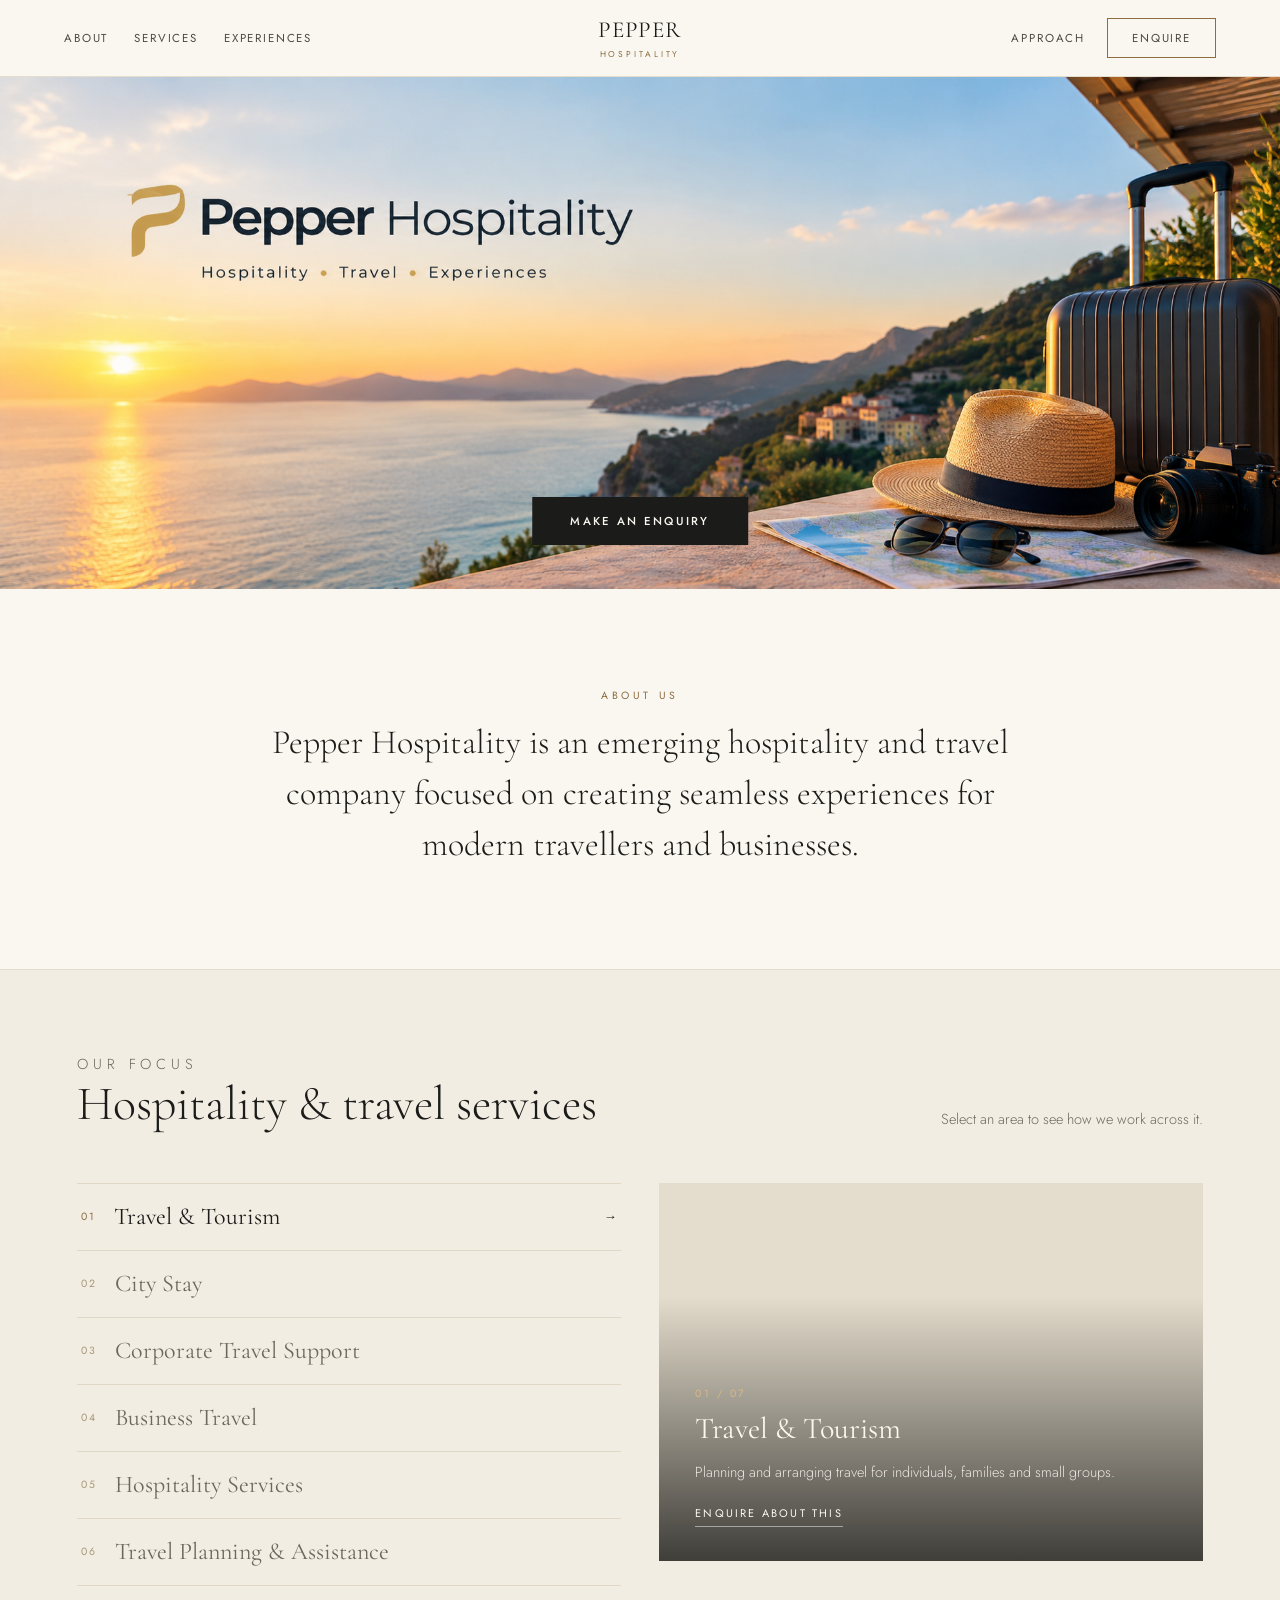
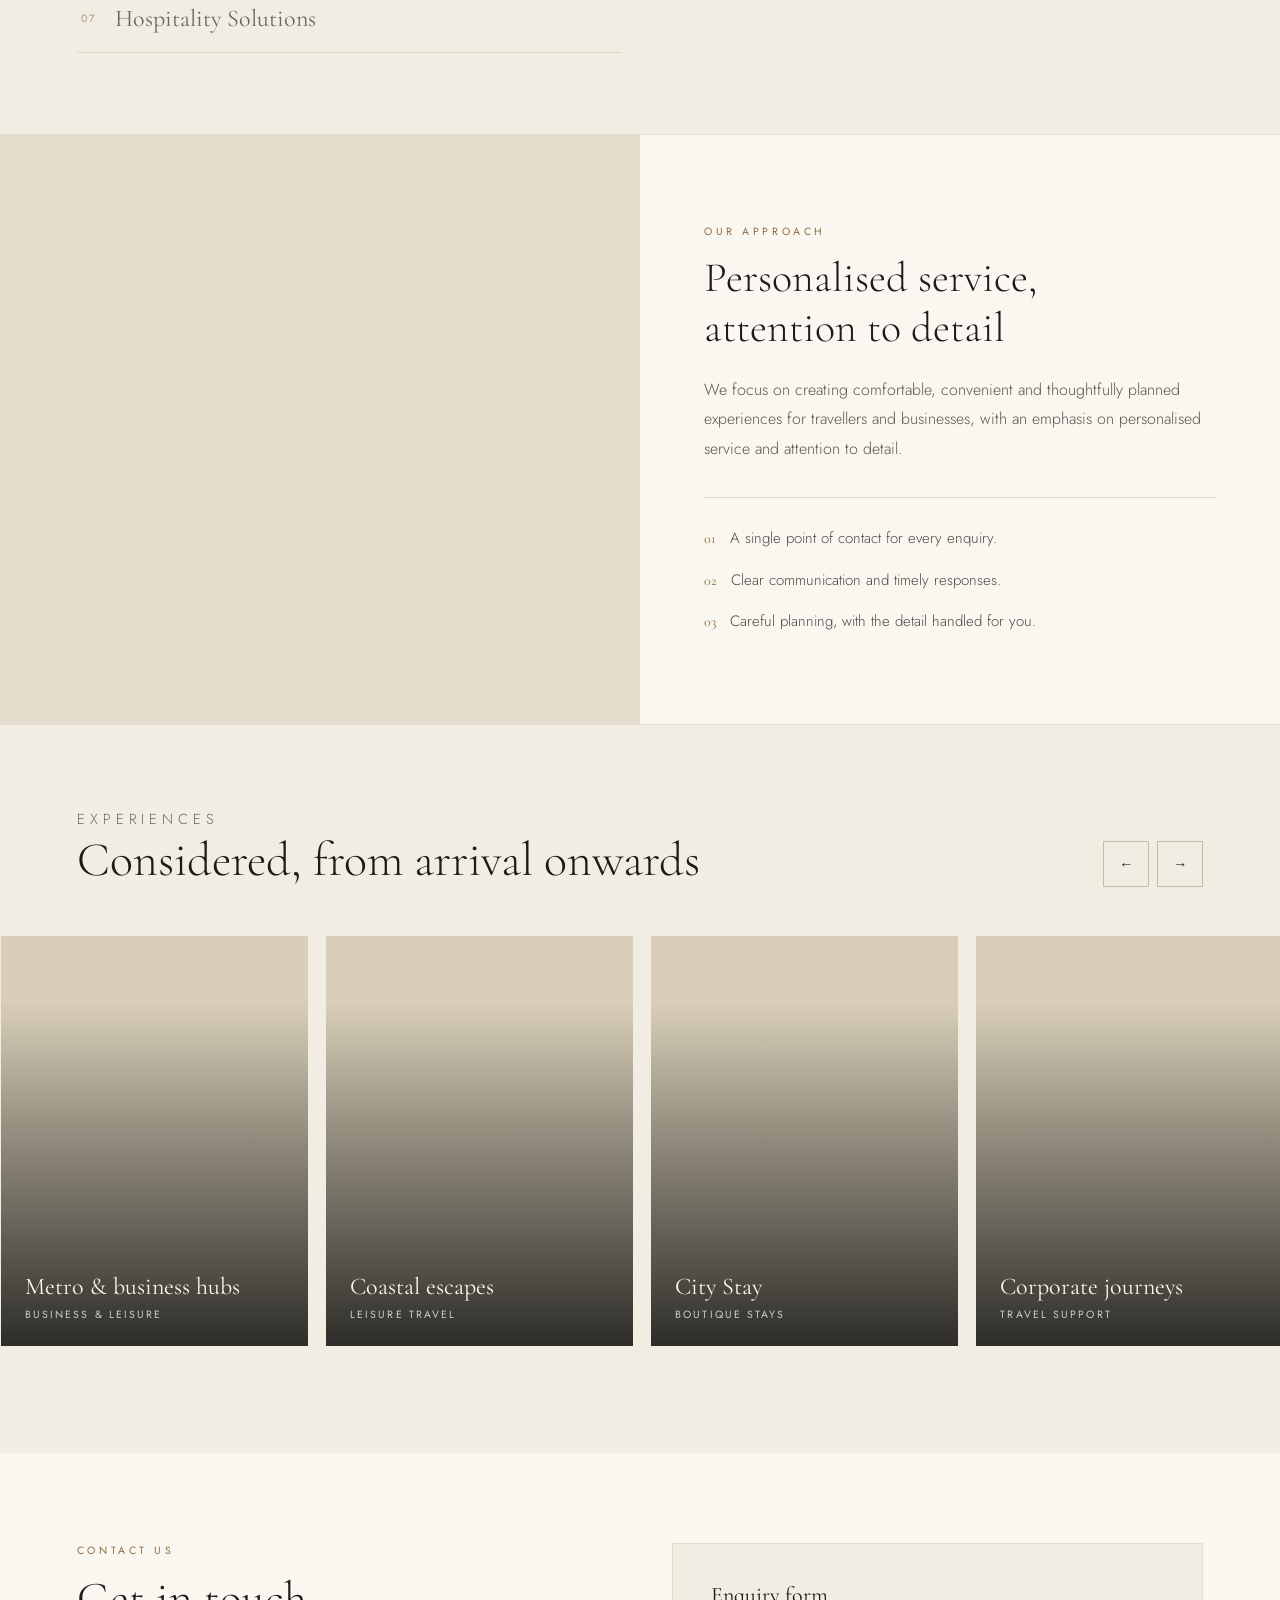
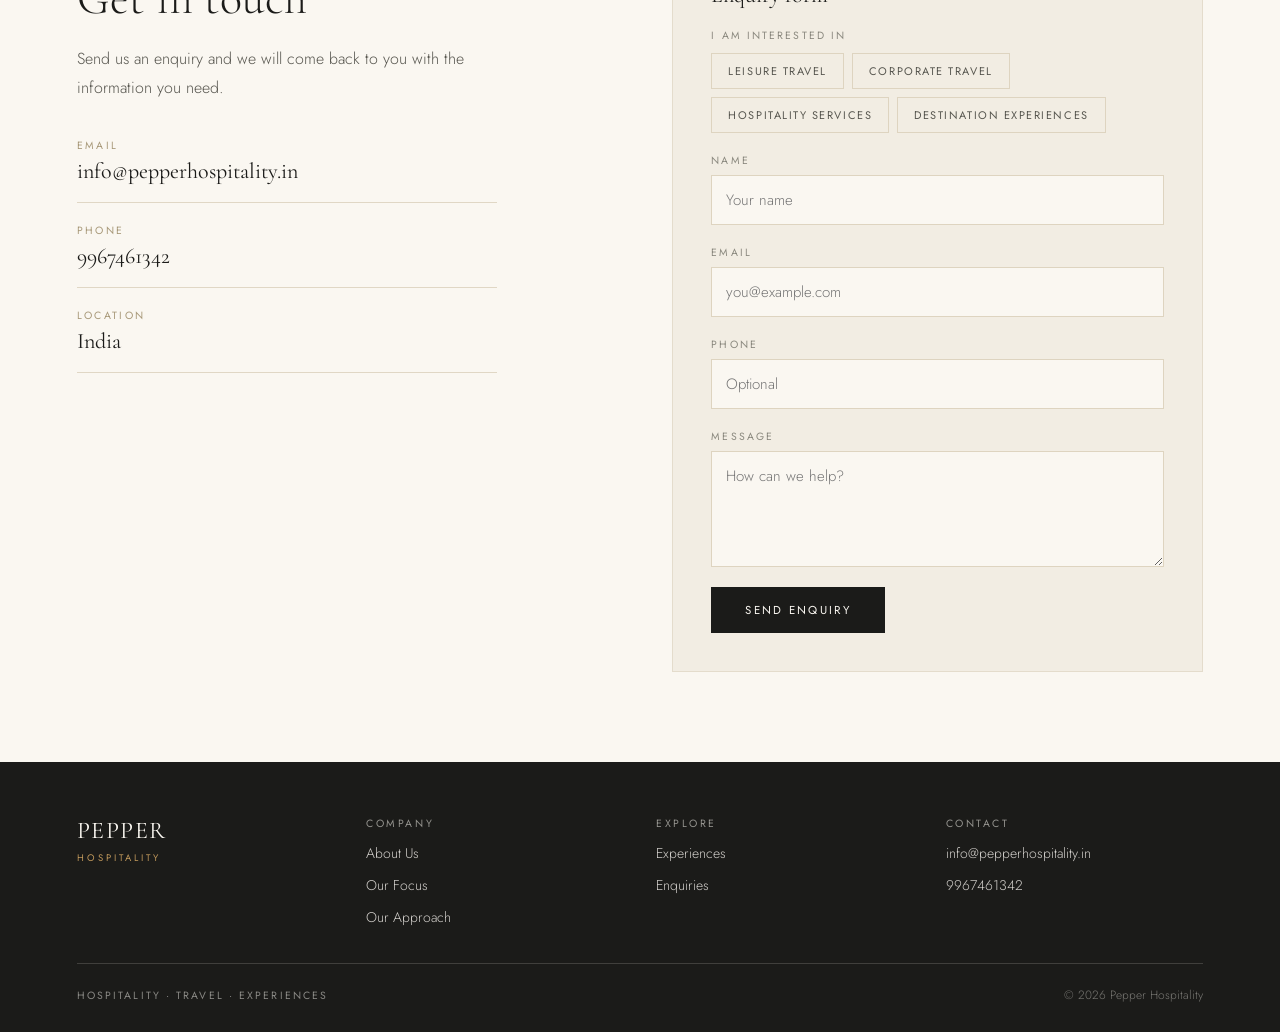
<file: index.html>
<!DOCTYPE html>
<html lang="en">
<head>
<meta charset="utf-8">
<meta name="viewport" content="width=device-width, initial-scale=1">
<title>Pepper Hospitality — Hospitality · Travel · Experiences</title>
<meta name="description" content="Pepper Hospitality is an emerging hospitality and travel company focused on creating seamless experiences for modern travellers and businesses.">
<link rel="preconnect" href="https://fonts.googleapis.com">
<link rel="preconnect" href="https://fonts.gstatic.com" crossorigin>
<link href="https://fonts.googleapis.com/css2?family=Cormorant+Garamond:ital,wght@0,300;0,400;0,500;1,300&family=Jost:wght@300;400;500;600;700&display=swap" rel="stylesheet">
<link rel="stylesheet" href="assets/style.css">
</head>
<body>

<header class="site-header">
  <button type="button" class="nav-toggle" aria-label="Open menu" aria-expanded="false" aria-controls="mobile-menu">
    <span></span><span></span><span></span>
  </button>
  <nav class="nav-links">
    <a href="#about">About</a>
    <a href="#focus">Services</a>
    <a href="#experiences">Experiences</a>
  </nav>
  <a href="#top" class="brand">
    <span class="brand-name">PEPPER</span>
    <span class="brand-sub">Hospitality</span>
  </a>
  <div class="nav-right">
    <a href="#approach">Approach</a>
    <a href="#contact" class="btn-enquire">Enquire</a>
  </div>
  <nav id="mobile-menu" class="mobile-menu">
    <a href="#about">About</a>
    <a href="#focus">Services</a>
    <a href="#experiences">Experiences</a>
    <a href="#approach">Approach</a>
    <a href="#contact" class="mobile-menu-cta">Enquire</a>
  </nav>
</header>

<section id="top" class="hero">
  <img class="hero-image" src="assets/hero-banner.png" alt="Pepper Hospitality — Hospitality, Travel, Experiences">
  <a href="#contact" class="hero-cta">Make an enquiry</a>
</section>

<section id="about" class="about">
  <div class="about-inner">
    <p class="eyebrow">About Us</p>
    <p class="about-lead serif">Pepper Hospitality is an emerging hospitality and travel company focused on creating seamless experiences for modern travellers and businesses.</p>
  </div>
</section>

<section id="focus" class="focus">
  <div class="section-head">
    <div>
      <p class="eyebrow">Our Focus</p>
      <h2 class="serif">Hospitality &amp; travel services</h2>
    </div>
    <p>Select an area to see how we work across it.</p>
  </div>
  <div class="focus-grid">
    <div class="focus-list">
      <button type="button" class="focus-item" data-no="01" data-title="Travel &amp; Tourism" data-body="Planning and arranging travel for individuals, families and small groups." data-img="https://images.unsplash.com/photo-1524492412937-b28074a5d7da?auto=format&amp;fit=crop&amp;w=1200&amp;q=80">
        <span class="no">01</span>
        <span class="title serif">Travel &amp; Tourism</span>
        <span class="arrow">→</span>
      </button>
      <button type="button" class="focus-item" data-no="02" data-title="City Stay" data-body="Local experiences selected to suit the traveller and the occasion." data-img="https://images.unsplash.com/photo-1568495248636-6432b97bd949?auto=format&amp;fit=crop&amp;w=1200&amp;q=80">
        <span class="no">02</span>
        <span class="title serif">City Stay</span>
        <span class="arrow">→</span>
      </button>
      <button type="button" class="focus-item" data-no="03" data-title="Corporate Travel Support" data-body="Assisting organisations with the travel arrangements of their teams." data-img="https://images.unsplash.com/photo-1552664730-d307ca884978?auto=format&amp;fit=crop&amp;w=1200&amp;q=80">
        <span class="no">03</span>
        <span class="title serif">Corporate Travel Support</span>
        <span class="arrow">→</span>
      </button>
      <button type="button" class="focus-item" data-no="04" data-title="Business Travel" data-body="Travel and stay arrangements for meetings, projects and assignments." data-img="https://images.unsplash.com/photo-1486406146926-c627a92ad1ab?auto=format&amp;fit=crop&amp;w=1200&amp;q=80">
        <span class="no">04</span>
        <span class="title serif">Business Travel</span>
        <span class="arrow">→</span>
      </button>
      <button type="button" class="focus-item" data-no="05" data-title="Hospitality Services" data-body="Guest-focused hospitality support delivered to a consistent standard." data-img="https://images.unsplash.com/photo-1611892440504-42a792e24d32?auto=format&amp;fit=crop&amp;w=1200&amp;q=80">
        <span class="no">05</span>
        <span class="title serif">Hospitality Services</span>
        <span class="arrow">→</span>
      </button>
      <button type="button" class="focus-item" data-no="06" data-title="Travel Planning &amp; Assistance" data-body="Itineraries, documentation guidance and support before and during travel." data-img="https://images.unsplash.com/photo-1488646953014-85cb44e25828?auto=format&amp;fit=crop&amp;w=1200&amp;q=80">
        <span class="no">06</span>
        <span class="title serif">Travel Planning &amp; Assistance</span>
        <span class="arrow">→</span>
      </button>
      <button type="button" class="focus-item" data-no="07" data-title="Hospitality Solutions" data-body="Practical hospitality and travel solutions tailored to each client's needs." data-img="https://images.unsplash.com/photo-1590381105924-c72589b9ef3f?auto=format&amp;fit=crop&amp;w=1200&amp;q=80">
        <span class="no">07</span>
        <span class="title serif">Hospitality Solutions</span>
        <span class="arrow">→</span>
      </button>
    </div>
    <div class="focus-panel">
      <div class="focus-panel-copy">
        <p class="no"></p>
        <p class="title serif"></p>
        <p class="body"></p>
        <a href="#contact" class="link">Enquire about this</a>
      </div>
    </div>
  </div>
</section>

<section id="approach" class="approach">
  <div class="approach-media" style="background-image:url('https://images.unsplash.com/photo-1581455745605-97e982ec252b?auto=format&amp;fit=crop&amp;w=1400&amp;q=80')"></div>
  <div class="approach-copy">
    <p class="eyebrow">Our Approach</p>
    <h2 class="serif">Personalised service, attention to detail</h2>
    <p class="lead">We focus on creating comfortable, convenient and thoughtfully planned experiences for travellers and businesses, with an emphasis on personalised service and attention to detail.</p>
    <div class="principles">
      <div class="principle">
        <span class="no serif">01</span>
        <p>A single point of contact for every enquiry.</p>
      </div>
      <div class="principle">
        <span class="no serif">02</span>
        <p>Clear communication and timely responses.</p>
      </div>
      <div class="principle">
        <span class="no serif">03</span>
        <p>Careful planning, with the detail handled for you.</p>
      </div>
    </div>
  </div>
</section>

<section id="experiences" class="experiences">
  <div class="section-head">
    <div>
      <p class="eyebrow">Experiences</p>
      <h2 class="serif">Considered, from arrival onwards</h2>
    </div>
    <div class="rail-controls">
      <button type="button" class="rail-btn prev" aria-label="Scroll left">←</button>
      <button type="button" class="rail-btn next" aria-label="Scroll right">→</button>
    </div>
  </div>
  <div class="rail">
    <a href="#contact" class="experience-card">
      <div class="media" style="background-image:url('https://images.pexels.com/photos/2526935/pexels-photo-2526935.jpeg?auto=compress&amp;cs=tinysrgb&amp;w=1400')"></div>
      <div class="shade"></div>
      <div class="copy">
        <p class="name serif">Metro &amp; business hubs</p>
        <p class="kind">Business &amp; leisure</p>
      </div>
    </a>
    <a href="#contact" class="experience-card">
      <div class="media" style="background-image:url('https://images.unsplash.com/photo-1512343879784-a960bf40e7f2?auto=format&amp;fit=crop&amp;w=1000&amp;q=80')"></div>
      <div class="shade"></div>
      <div class="copy">
        <p class="name serif">Coastal escapes</p>
        <p class="kind">Leisure travel</p>
      </div>
    </a>
    <a href="#contact" class="experience-card">
      <div class="media" style="background-image:url('https://images.unsplash.com/photo-1769123300291-81262063e667?auto=format&amp;fit=crop&amp;w=1000&amp;q=80')"></div>
      <div class="shade"></div>
      <div class="copy">
        <p class="name serif">City Stay</p>
        <p class="kind">Boutique stays</p>
      </div>
    </a>
    <a href="#contact" class="experience-card">
      <div class="media" style="background-image:url('https://images.unsplash.com/photo-1486406146926-c627a92ad1ab?auto=format&amp;fit=crop&amp;w=1000&amp;q=80')"></div>
      <div class="shade"></div>
      <div class="copy">
        <p class="name serif">Corporate journeys</p>
        <p class="kind">Travel support</p>
      </div>
    </a>
    <a href="#contact" class="experience-card">
      <div class="media" style="background-image:url('https://images.unsplash.com/photo-1477587458883-47145ed94245?auto=format&amp;fit=crop&amp;w=1000&amp;q=80')"></div>
      <div class="shade"></div>
      <div class="copy">
        <p class="name serif">Heritage trails</p>
        <p class="kind">Heritage journeys</p>
      </div>
    </a>
  </div>
</section>

<section id="contact" class="contact">
  <div>
    <p class="eyebrow">Contact Us</p>
    <h2 class="serif">Get in touch</h2>
    <p class="contact-lead">Send us an enquiry and we will come back to you with the information you need.</p>
    <div class="contact-list">
      <div class="contact-item">
        <p class="label">Email</p>
        <a href="mailto:info@pepperhospitality.in">info@pepperhospitality.in</a>
      </div>
      <div class="contact-item">
        <p class="label">Phone</p>
        <a href="tel:9967461342">9967461342</a>
      </div>
      <div class="contact-item">
        <p class="label">Location</p>
        <a href="#contact">India</a>
      </div>
    </div>
  </div>
  <form class="contact-form" action="mailto:info@pepperhospitality.in" method="POST" enctype="text/plain">
    <p class="form-title">Enquiry form</p>
    <div class="interest-group">
      <span class="label">I am interested in</span>
      <div class="interest-chips">
        <button type="button" class="chip" data-label="Leisure travel">Leisure travel</button>
        <button type="button" class="chip" data-label="Corporate travel">Corporate travel</button>
        <button type="button" class="chip" data-label="Hospitality services">Hospitality services</button>
        <button type="button" class="chip" data-label="Destination experiences">Destination experiences</button>
      </div>
    </div>
    <input type="hidden" name="interests" value="">
    <label class="field">
      <span class="label">Name</span>
      <input type="text" name="name" placeholder="Your name">
    </label>
    <label class="field">
      <span class="label">Email</span>
      <input type="email" name="email" placeholder="you@example.com">
    </label>
    <label class="field">
      <span class="label">Phone</span>
      <input type="tel" name="phone" placeholder="Optional">
    </label>
    <label class="field">
      <span class="label">Message</span>
      <textarea name="message" rows="4" placeholder="How can we help?"></textarea>
    </label>
    <div class="form-actions">
      <button type="submit" class="btn-submit">Send enquiry</button>
      <p class="form-sent">Opening your email app — just hit send to complete your enquiry.</p>
    </div>
  </form>
</section>

<footer class="site-footer">
  <div class="footer-top">
    <div class="footer-brand">
      <p class="serif">PEPPER</p>
      <p>Hospitality</p>
    </div>
    <div class="footer-col">
      <p class="col-title">Company</p>
      <a href="#about">About Us</a>
      <a href="#focus">Our Focus</a>
      <a href="#approach">Our Approach</a>
    </div>
    <div class="footer-col">
      <p class="col-title">Explore</p>
      <a href="#experiences">Experiences</a>
      <a href="#contact">Enquiries</a>
    </div>
    <div class="footer-col">
      <p class="col-title">Contact</p>
      <a href="mailto:info@pepperhospitality.in">info@pepperhospitality.in</a>
      <a href="tel:9967461342">9967461342</a>
    </div>
  </div>
  <div class="footer-bottom">
    <p>Hospitality · Travel · Experiences</p>
    <p>© 2026 Pepper Hospitality</p>
  </div>
</footer>

<script src="assets/script.js"></script>
</body>
</html>
</file>
<file: assets/style.css>
/* Pepper Hospitality — v3 standalone implementation */

:root {
  --bg: #FAF7F1;
  --bg-alt: #F2EDE3;
  --bg-alt-2: #F4EFE6;
  --text: #1B1B19;
  --text-soft: #57564F;
  --text-softer: #6B695F;
  --text-muted: #4B4A45;
  --text-faint: #8A887E;
  --text-faint-2: #A79878;
  --accent: #8C6C41;
  --accent-dark: #6E5432;
  --accent-light: #D6B888;
  --accent-lighter: #C39A5C;
  --border: #E4DCCC;
  --border-soft: #E0D7C5;
  --border-input: #DED4C0;
  --border-strong: #C9BCA4;
  --dark: #1B1B19;
  --dark-bg-alt: #E4DCCC;
}

* { box-sizing: border-box; }

html { scroll-behavior: smooth; }

body {
  margin: 0;
  background: var(--bg);
  color: var(--text);
  font-family: 'Jost', system-ui, sans-serif;
  -webkit-font-smoothing: antialiased;
  overflow-x: hidden;
}

a { color: var(--accent); text-decoration: none; }
a:hover { color: var(--accent-dark); }

::selection { background: #E6DAC6; }

.serif { font-family: 'Cormorant Garamond', serif; }

.eyebrow {
  margin: 0 0 14px;
  font-size: 10.5px;
  letter-spacing: 0.34em;
  text-transform: uppercase;
  color: var(--accent);
}

@keyframes rise { from { opacity: 0; transform: translateY(16px); } to { opacity: 1; transform: none; } }
@keyframes revealUp { from { opacity: 0; transform: translateY(26px); } to { opacity: 1; transform: none; } }
@keyframes lineGrow { from { transform: scaleX(0); } to { transform: scaleX(1); } }
@keyframes marquee { from { transform: translateX(0); } to { transform: translateX(-50%); } }
@keyframes floaty { 0%, 100% { transform: translateY(0) rotate(-3deg); } 50% { transform: translateY(-9px) rotate(-3deg); } }
@keyframes floaty2 { 0%, 100% { transform: translateY(0) rotate(4deg); } 50% { transform: translateY(-11px) rotate(4deg); } }

/* ---------- Header ---------- */

.site-header {
  position: sticky;
  top: 0;
  z-index: 60;
  display: grid;
  grid-template-columns: 1fr auto 1fr;
  align-items: center;
  gap: 20px;
  padding: 16px clamp(20px, 5vw, 64px);
  background: rgba(250, 247, 241, 0.94);
  backdrop-filter: blur(12px);
  border-bottom: 1px solid var(--border);
}

.nav-links {
  display: flex;
  align-items: center;
  gap: 26px;
  font-size: 11.5px;
  letter-spacing: 0.16em;
  text-transform: uppercase;
}

.nav-links a { color: var(--text-muted); }
.nav-links a:hover { color: var(--accent); }

.brand {
  display: grid;
  justify-items: center;
  gap: 4px;
  color: var(--text);
  text-align: center;
}

.brand-name { font-family: 'Cormorant Garamond', serif; font-size: 23px; letter-spacing: 0.06em; }
.brand-sub { font-size: 8.5px; letter-spacing: 0.34em; text-transform: uppercase; color: var(--accent); }

.nav-right {
  display: flex;
  align-items: center;
  justify-content: flex-end;
  gap: 22px;
  font-size: 11.5px;
  letter-spacing: 0.16em;
  text-transform: uppercase;
}

.nav-right a { color: var(--text-muted); }
.nav-right a:hover:not(.btn-enquire) { color: var(--accent); }

.btn-enquire {
  padding: 11px 24px;
  border: 1px solid var(--accent);
  color: var(--accent);
  transition: background 200ms ease, color 200ms ease;
}
.btn-enquire:hover { background: var(--accent); color: var(--bg); }

.nav-toggle {
  display: none;
  flex-direction: column;
  justify-content: center;
  gap: 5px;
  width: 34px;
  height: 34px;
  padding: 0;
  background: transparent;
  border: 0;
  cursor: pointer;
  justify-self: start;
}

.nav-toggle span {
  display: block;
  width: 100%;
  height: 1.5px;
  background: var(--text);
  transition: transform 200ms ease, opacity 200ms ease;
}

.nav-toggle.open span:nth-child(1) { transform: translateY(6.5px) rotate(45deg); }
.nav-toggle.open span:nth-child(2) { opacity: 0; }
.nav-toggle.open span:nth-child(3) { transform: translateY(-6.5px) rotate(-45deg); }

.mobile-menu {
  display: none;
  position: absolute;
  top: 100%;
  left: 0;
  right: 0;
  flex-direction: column;
  background: var(--bg);
  border-bottom: 1px solid var(--border);
  padding: 4px clamp(20px, 5vw, 64px) 12px;
}

.mobile-menu.open { display: flex; }

.mobile-menu a {
  padding: 15px 0;
  border-bottom: 1px solid var(--border);
  font-size: 12.5px;
  letter-spacing: 0.16em;
  text-transform: uppercase;
  color: var(--text-muted);
}
.mobile-menu a:hover { color: var(--accent); }
.mobile-menu a:last-child { border-bottom: 0; }
.mobile-menu a.mobile-menu-cta { color: var(--accent); }

@media (max-width: 760px) {
  .nav-links { display: none; }
  .nav-right a:not(.btn-enquire) { display: none; }
  .nav-toggle { display: flex; }
}

/* ---------- Hero ---------- */

.hero {
  position: relative;
  display: grid;
  justify-items: center;
  background: var(--bg-alt-2);
  overflow: hidden;
}

.hero-image {
  display: block;
  width: 100%;
  height: auto;
  animation: rise 1s ease-out both;
}

.hero-cta {
  position: absolute;
  left: 50%;
  bottom: clamp(18px, 4vw, 44px);
  transform: translateX(-50%);
  padding: 16px 38px;
  background: var(--dark);
  color: var(--bg);
  font-size: 11.5px;
  font-weight: 500;
  letter-spacing: 0.2em;
  text-transform: uppercase;
  white-space: nowrap;
  z-index: 2;
  transition: background 200ms ease;
}
.hero-cta:hover { background: var(--accent); color: var(--bg); }

/* ---------- About ---------- */

.about {
  padding: clamp(64px, 11vh, 128px) clamp(20px, 6vw, 80px);
  display: grid;
  justify-items: center;
  text-align: center;
}

.about-inner {
  max-width: 780px;
  animation: revealUp 0.9s ease-out both;
  animation-timeline: view();
  animation-range: entry 4% cover 26%;
}

.about-lead {
  margin: 0;
  font-family: 'Cormorant Garamond', serif;
  font-weight: 300;
  font-size: clamp(22px, 2.9vw, 34px);
  line-height: 1.5;
  text-wrap: pretty;
}

.about-body {
  margin: 26px auto 0;
  max-width: 600px;
  font-weight: 300;
  font-size: 16px;
  line-height: 1.85;
  color: var(--text-soft);
  text-wrap: pretty;
}

/* ---------- Focus / Services ---------- */

.focus {
  padding: clamp(56px, 9vh, 110px) clamp(20px, 6vw, 80px);
  background: var(--bg-alt);
  border-top: 1px solid var(--border);
  border-bottom: 1px solid var(--border);
}

.section-head {
  display: flex;
  flex-wrap: wrap;
  align-items: end;
  justify-content: space-between;
  gap: 20px;
  margin-bottom: clamp(30px, 4vw, 52px);
}

.section-head h2 {
  margin: 0;
  font-family: 'Cormorant Garamond', serif;
  font-weight: 300;
  font-size: clamp(28px, 3.8vw, 48px);
  line-height: 1.14;
}

.section-head p {
  margin: 0;
  max-width: 340px;
  font-weight: 300;
  font-size: 14.5px;
  line-height: 1.8;
  color: var(--text-softer);
  text-wrap: pretty;
}

.focus-grid {
  display: grid;
  grid-template-columns: repeat(auto-fit, minmax(300px, 1fr));
  gap: clamp(24px, 3vw, 56px);
  align-items: start;
}

.focus-list {
  display: grid;
  gap: 0;
  border-top: 1px solid var(--border-soft);
}

.focus-item {
  display: grid;
  grid-template-columns: auto 1fr auto;
  align-items: center;
  gap: 18px;
  width: 100%;
  padding: 18px 4px;
  background: transparent;
  border: 0;
  border-bottom: 1px solid var(--border-soft);
  text-align: left;
  cursor: pointer;
  font-family: 'Jost', sans-serif;
  color: var(--text-softer);
  transition: color 300ms ease;
}

.focus-item .no {
  font-size: 10.5px;
  letter-spacing: 0.2em;
  color: var(--text-faint-2);
  transition: color 300ms ease;
}

.focus-item .title {
  font-family: 'Cormorant Garamond', serif;
  font-weight: 400;
  font-size: clamp(18px, 2vw, 24px);
  line-height: 1.25;
}

.focus-item .arrow {
  font-size: 13px;
  opacity: 0;
  transition: opacity 300ms ease;
}

.focus-item.active { color: var(--text); }
.focus-item.active .no { color: var(--accent); }
.focus-item.active .arrow { opacity: 1; }

.focus-panel {
  position: relative;
  min-height: clamp(320px, 42vh, 470px);
  background: var(--dark-bg-alt);
  background-size: cover;
  background-position: center;
  background-repeat: no-repeat;
  transition: background-image 600ms ease;
}

.focus-panel::before {
  content: "";
  position: absolute;
  inset: 0;
  background: linear-gradient(180deg, rgba(27,27,25,0) 30%, rgba(27,27,25,0.82) 100%);
}

.focus-panel-copy {
  position: absolute;
  left: clamp(20px, 3vw, 36px);
  right: clamp(20px, 3vw, 36px);
  bottom: clamp(22px, 3vw, 34px);
  color: var(--bg);
}

.focus-panel-copy .no {
  margin: 0 0 10px;
  font-size: 10.5px;
  letter-spacing: 0.24em;
  color: var(--accent-light);
}

.focus-panel-copy .title {
  margin: 0;
  font-family: 'Cormorant Garamond', serif;
  font-weight: 400;
  font-size: clamp(22px, 2.6vw, 30px);
  line-height: 1.2;
}

.focus-panel-copy .body {
  margin: 12px 0 0;
  max-width: 420px;
  font-weight: 300;
  font-size: 14.5px;
  line-height: 1.8;
  color: rgba(250, 247, 241, 0.88);
  text-wrap: pretty;
}

.focus-panel-copy .link {
  display: inline-block;
  margin-top: 20px;
  font-size: 11px;
  letter-spacing: 0.2em;
  text-transform: uppercase;
  color: var(--bg);
  border-bottom: 1px solid rgba(250, 247, 241, 0.5);
  padding-bottom: 5px;
  transition: color 200ms ease, border-color 200ms ease;
}
.focus-panel-copy .link:hover { color: var(--accent-light); border-color: var(--accent-light); }

/* ---------- Approach ---------- */

.approach {
  display: grid;
  grid-template-columns: repeat(auto-fit, minmax(320px, 1fr));
  align-items: stretch;
}

.approach-media {
  min-height: clamp(320px, 46vh, 520px);
  background-color: var(--dark-bg-alt);
  background-size: cover;
  background-position: center;
}

.approach-copy {
  display: grid;
  align-content: center;
  padding: clamp(48px, 7vw, 96px) clamp(24px, 5vw, 72px);
  animation: revealUp 0.9s ease-out both;
  animation-timeline: view();
  animation-range: entry 4% cover 24%;
}

.approach-copy h2 {
  margin: 0;
  font-family: 'Cormorant Garamond', serif;
  font-weight: 300;
  font-size: clamp(26px, 3.4vw, 42px);
  line-height: 1.18;
  text-wrap: balance;
}

.approach-copy p.lead {
  margin: 22px 0 0;
  max-width: 520px;
  font-weight: 300;
  font-size: 16px;
  line-height: 1.85;
  color: var(--text-soft);
  text-wrap: pretty;
}

.principles {
  display: grid;
  gap: 16px;
  margin-top: 34px;
  padding-top: 28px;
  border-top: 1px solid var(--border-soft);
}

.principle {
  display: grid;
  grid-template-columns: auto 1fr;
  gap: 14px;
  align-items: baseline;
}

.principle .no {
  font-family: 'Cormorant Garamond', serif;
  font-size: 14px;
  color: var(--accent);
}

.principle p {
  margin: 0;
  font-weight: 300;
  font-size: 15px;
  line-height: 1.7;
  color: var(--text-muted);
}

/* ---------- Experiences ---------- */

.experiences {
  padding: clamp(56px, 9vh, 110px) 0;
  background: var(--bg-alt);
  border-top: 1px solid var(--border);
}

.experiences .section-head {
  padding: 0 clamp(20px, 6vw, 80px);
  margin-bottom: clamp(28px, 3.5vw, 46px);
}

.rail-controls { display: flex; gap: 8px; }

.rail-btn {
  width: 46px;
  height: 46px;
  display: grid;
  place-items: center;
  background: transparent;
  border: 1px solid var(--border-strong);
  color: var(--text);
  font-size: 14px;
  cursor: pointer;
  transition: background 200ms ease, color 200ms ease, border-color 200ms ease;
}
.rail-btn:hover { background: var(--dark); color: var(--bg); border-color: var(--dark); }

.rail {
  display: flex;
  gap: 18px;
  overflow-x: auto;
  padding: 4px clamp(20px, 6vw, 80px) 26px;
  scroll-snap-type: x mandatory;
}

.rail::-webkit-scrollbar { height: 2px; }
.rail::-webkit-scrollbar-thumb { background: var(--border-strong); }
.rail::-webkit-scrollbar-track { background: var(--border); }

.experience-card {
  position: relative;
  flex: 0 0 clamp(230px, 24vw, 320px);
  aspect-ratio: 3 / 4;
  overflow: hidden;
  scroll-snap-align: start;
  display: block;
  color: var(--bg);
}

.experience-card .media {
  position: absolute;
  inset: 0;
  background-color: #D9CFB9;
  background-size: cover;
  background-position: center;
  transition: transform 900ms cubic-bezier(0.2, 0.7, 0.2, 1);
}
.experience-card:hover .media { transform: scale(1.06); }

.experience-card .shade {
  position: absolute;
  inset: 0;
  background: linear-gradient(180deg, rgba(27,27,25,0) 16%, rgba(27,27,25,0.34) 46%, rgba(27,27,25,0.9) 100%);
}

.experience-card .copy {
  position: absolute;
  left: 24px;
  right: 24px;
  bottom: 24px;
}

.experience-card .name {
  margin: 0;
  font-family: 'Cormorant Garamond', serif;
  font-size: 24px;
  font-weight: 400;
}

.experience-card .kind {
  margin: 6px 0 0;
  font-size: 10.5px;
  letter-spacing: 0.2em;
  text-transform: uppercase;
  color: rgba(250, 247, 241, 0.78);
}

/* ---------- Contact ---------- */

.contact {
  display: grid;
  grid-template-columns: repeat(auto-fit, minmax(320px, 1fr));
  gap: clamp(36px, 5vw, 80px);
  padding: clamp(60px, 10vh, 120px) clamp(20px, 6vw, 80px);
}

.contact h2 {
  margin: 0;
  font-family: 'Cormorant Garamond', serif;
  font-weight: 300;
  font-size: clamp(28px, 3.6vw, 46px);
  line-height: 1.14;
}

.contact-lead {
  margin: 20px 0 36px;
  max-width: 420px;
  font-weight: 300;
  font-size: 16px;
  line-height: 1.82;
  color: var(--text-soft);
  text-wrap: pretty;
}

.contact-list {
  display: grid;
  gap: 20px;
  max-width: 420px;
}

.contact-item {
  display: grid;
  gap: 5px;
  padding-bottom: 18px;
  border-bottom: 1px solid var(--border-soft);
}

.contact-item .label {
  margin: 0;
  font-size: 10.5px;
  letter-spacing: 0.22em;
  text-transform: uppercase;
  color: var(--text-faint-2);
}

.contact-item a {
  font-family: 'Cormorant Garamond', serif;
  font-size: 22px;
  color: var(--text);
}
.contact-item a:hover { color: var(--accent); }

.contact-form {
  display: grid;
  gap: 20px;
  align-content: start;
  padding: clamp(28px, 3vw, 44px);
  background: var(--bg-alt);
  border: 1px solid var(--border);
}

.contact-form .form-title {
  margin: 0;
  font-family: 'Cormorant Garamond', serif;
  font-size: 22px;
  font-weight: 400;
}

.interest-group { display: grid; gap: 10px; }

.interest-group .label {
  font-size: 10.5px;
  letter-spacing: 0.2em;
  text-transform: uppercase;
  color: var(--text-faint);
}

.interest-chips { display: flex; flex-wrap: wrap; gap: 8px; }

.chip {
  padding: 9px 16px;
  background: transparent;
  color: var(--text-soft);
  border: 1px solid var(--border-input);
  font-family: 'Jost', sans-serif;
  font-size: 11px;
  letter-spacing: 0.14em;
  text-transform: uppercase;
  cursor: pointer;
  transition: background 250ms ease, color 250ms ease, border-color 250ms ease;
}

.chip:hover:not(.active) {
  border-color: var(--text);
  color: var(--text);
}

.chip.active {
  background: var(--dark);
  color: var(--bg);
  border-color: var(--dark);
}

.field { display: grid; gap: 7px; }

.field .label {
  font-size: 10.5px;
  letter-spacing: 0.2em;
  text-transform: uppercase;
  color: var(--text-faint);
}

.field input,
.field textarea {
  width: 100%;
  padding: 13px 14px;
  background: var(--bg);
  border: 1px solid var(--border-input);
  color: var(--text);
  font-family: 'Jost', sans-serif;
  font-size: 15px;
  font-weight: 300;
  outline: none;
  transition: border-color 200ms ease;
}

.field input:focus,
.field textarea:focus { border-color: var(--accent); }

.field textarea { resize: vertical; }

.form-actions {
  display: flex;
  flex-wrap: wrap;
  align-items: center;
  gap: 16px;
}

.btn-submit {
  padding: 15px 34px;
  background: var(--dark);
  color: var(--bg);
  border: 0;
  font-family: 'Jost', sans-serif;
  font-size: 11.5px;
  letter-spacing: 0.2em;
  text-transform: uppercase;
  cursor: pointer;
  transition: background 200ms ease;
}
.btn-submit:hover { background: var(--accent); }

.form-sent {
  margin: 0;
  font-size: 13px;
  font-weight: 300;
  color: var(--accent-dark);
  display: none;
}
.form-sent.visible { display: block; }

/* ---------- Footer ---------- */

.site-footer {
  background: var(--dark);
  color: var(--bg);
  padding: clamp(40px, 6vh, 64px) clamp(20px, 6vw, 80px) 28px;
}

.footer-top {
  display: grid;
  grid-template-columns: repeat(auto-fit, minmax(150px, 1fr));
  gap: 32px;
  padding-bottom: 36px;
  border-bottom: 1px solid rgba(250, 247, 241, 0.16);
}

.footer-brand p:first-child {
  margin: 0;
  font-family: 'Cormorant Garamond', serif;
  font-size: 24px;
  letter-spacing: 0.06em;
}

.footer-brand p:last-child {
  margin: 6px 0 0;
  font-size: 9.5px;
  letter-spacing: 0.32em;
  text-transform: uppercase;
  color: var(--accent-lighter);
}

.footer-col {
  display: grid;
  gap: 12px;
  align-content: start;
}

.footer-col .col-title {
  margin: 0;
  font-size: 10.5px;
  letter-spacing: 0.24em;
  text-transform: uppercase;
  color: rgba(250, 247, 241, 0.55);
}

.footer-col a {
  font-size: 14px;
  font-weight: 300;
  color: rgba(250, 247, 241, 0.82);
}
.footer-col a:hover { color: var(--accent-light); }

.footer-bottom {
  display: flex;
  flex-wrap: wrap;
  align-items: center;
  justify-content: space-between;
  gap: 14px;
  padding-top: 22px;
}

.footer-bottom p:first-child {
  margin: 0;
  font-size: 10.5px;
  letter-spacing: 0.2em;
  text-transform: uppercase;
  color: rgba(250, 247, 241, 0.5);
}

.footer-bottom p:last-child {
  margin: 0;
  font-size: 12px;
  font-weight: 300;
  color: rgba(250, 247, 241, 0.42);
}
</file>
